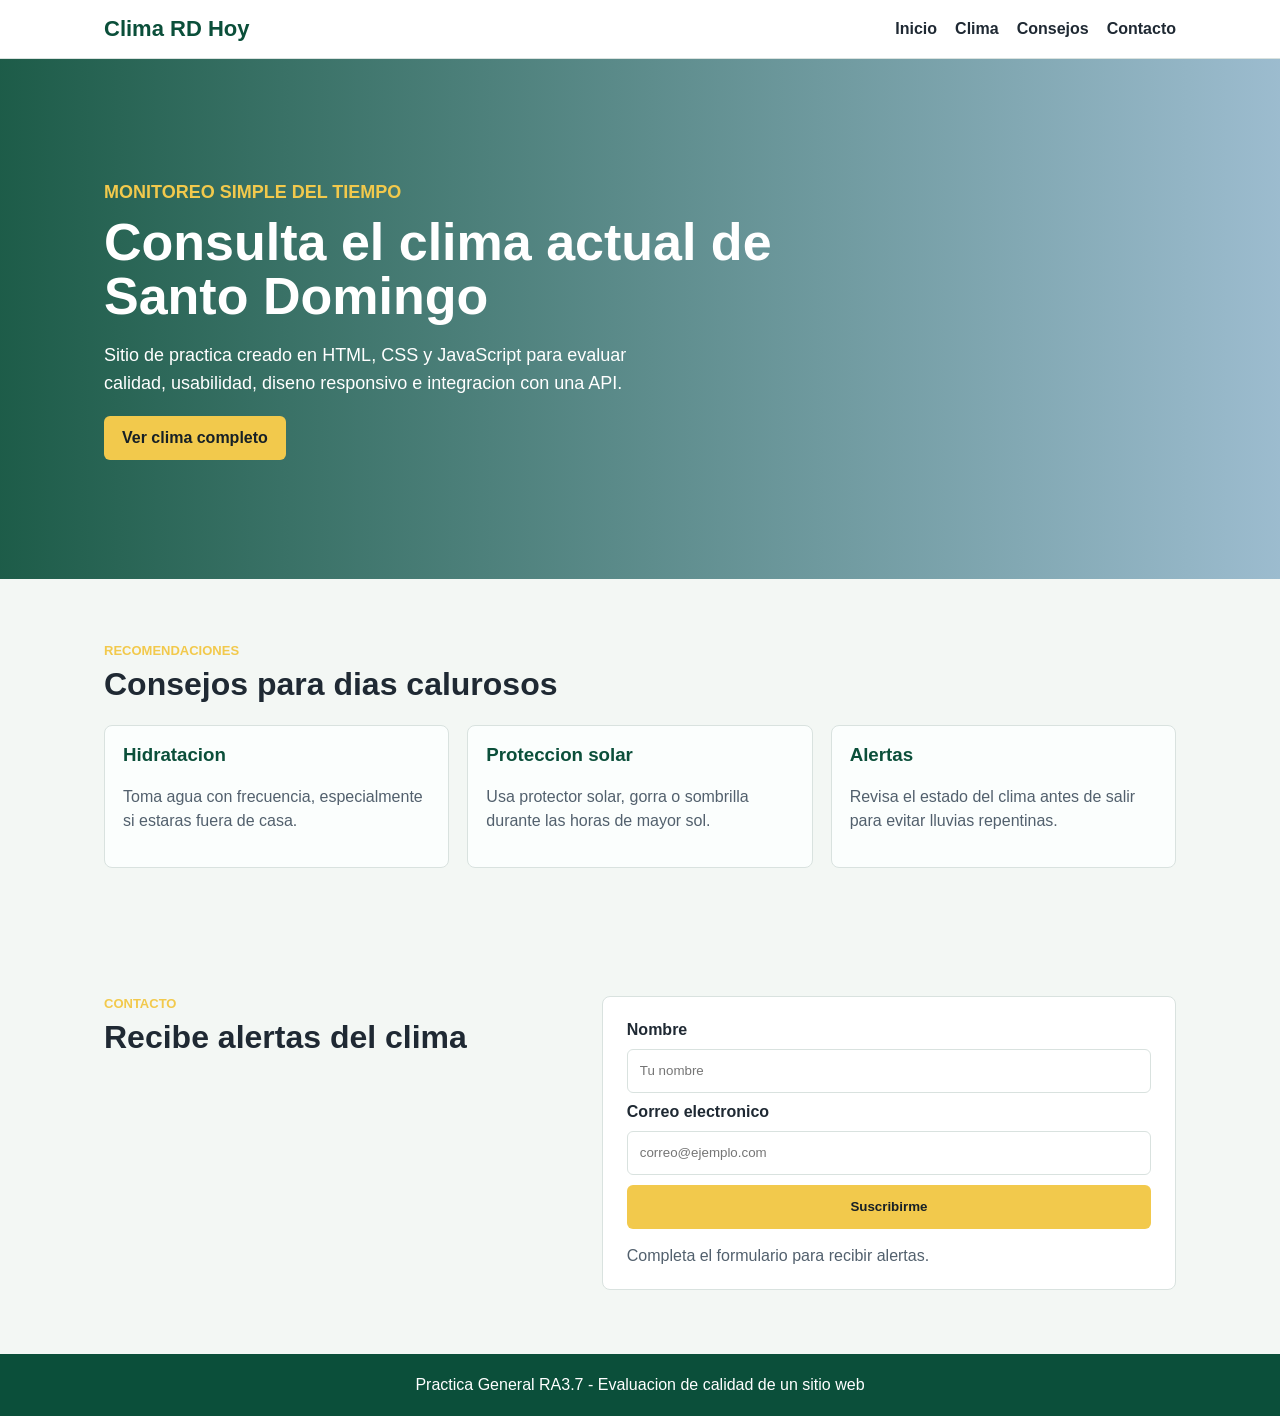
<file: index.html>
<!DOCTYPE html>
<html lang="es">
<head>
  <meta charset="UTF-8">
  <meta name="viewport" content="width=device-width, initial-scale=1.0">
  <title>Clima RD Hoy</title>
  <link rel="stylesheet" href="styles.css">
</head>
<body>
  <header class="site-header">
    <nav class="nav">
      <a class="brand" href="index.html">Clima RD Hoy</a>
      <div class="nav-links" aria-label="Menu principal">
        <a href="#inicio">Inicio</a>
        <a href="pagina-clima.html">Clima</a>
        <a href="#consejos">Consejos</a>
        <a href="#contacto">Contacto</a>
      </div>
    </nav>
  </header>

  <main>
    <section class="hero" id="inicio">
      <div class="hero-content">
        <p class="eyebrow">Monitoreo simple del tiempo</p>
        <h1>Consulta el clima actual de Santo Domingo</h1>
        <p>
          Sitio de practica creado en HTML, CSS y JavaScript para evaluar calidad,
          usabilidad, diseno responsivo e integracion con una API.
        </p>
        <a class="button" href="pagina-clima.html">Ver clima completo</a>
      </div>
    </section>

    <section class="section" id="consejos">
      <div class="section-heading">
        <p class="eyebrow">Recomendaciones</p>
        <h2>Consejos para dias calurosos</h2>
      </div>

      <div class="tips-grid">
        <article class="tip-card">
          <h3>Hidratacion</h3>
          <p>Toma agua con frecuencia, especialmente si estaras fuera de casa.</p>
        </article>
        <article class="tip-card">
          <h3>Proteccion solar</h3>
          <p>Usa protector solar, gorra o sombrilla durante las horas de mayor sol.</p>
        </article>
        <article class="tip-card">
          <h3>Alertas</h3>
          <p>Revisa el estado del clima antes de salir para evitar lluvias repentinas.</p>
        </article>
      </div>
    </section>

    <section class="section contact-section" id="contacto">
      <div class="section-heading">
        <p class="eyebrow">Contacto</p>
        <h2>Recibe alertas del clima</h2>
      </div>

      <form class="contact-form" id="alert-form">
        <label for="name">Nombre</label>
        <input id="name" name="name" type="text" placeholder="Tu nombre" autocomplete="name" required>

        <label for="email">Correo electronico</label>
        <input id="email" name="email" type="email" placeholder="correo@ejemplo.com" autocomplete="email" required>

        <button type="submit" id="subscribe-btn">Suscribirme</button>
        <p class="form-note" id="form-message">Completa el formulario para recibir alertas.</p>
        <div class="subscriber-card" id="subscriber-card" hidden>
          <span>Suscripcion activa</span>
          <strong id="subscriber-name"></strong>
          <p id="subscriber-alert"></p>
          <button type="button" class="cancel-button" id="cancel-subscription-btn">Cancelar suscripcion</button>
        </div>
      </form>
    </section>
  </main>

  <footer>
    <p>Practica General RA3.7 - Evaluacion de calidad de un sitio web</p>
  </footer>

  <script src="script.js"></script>
</body>
</html>
</file>
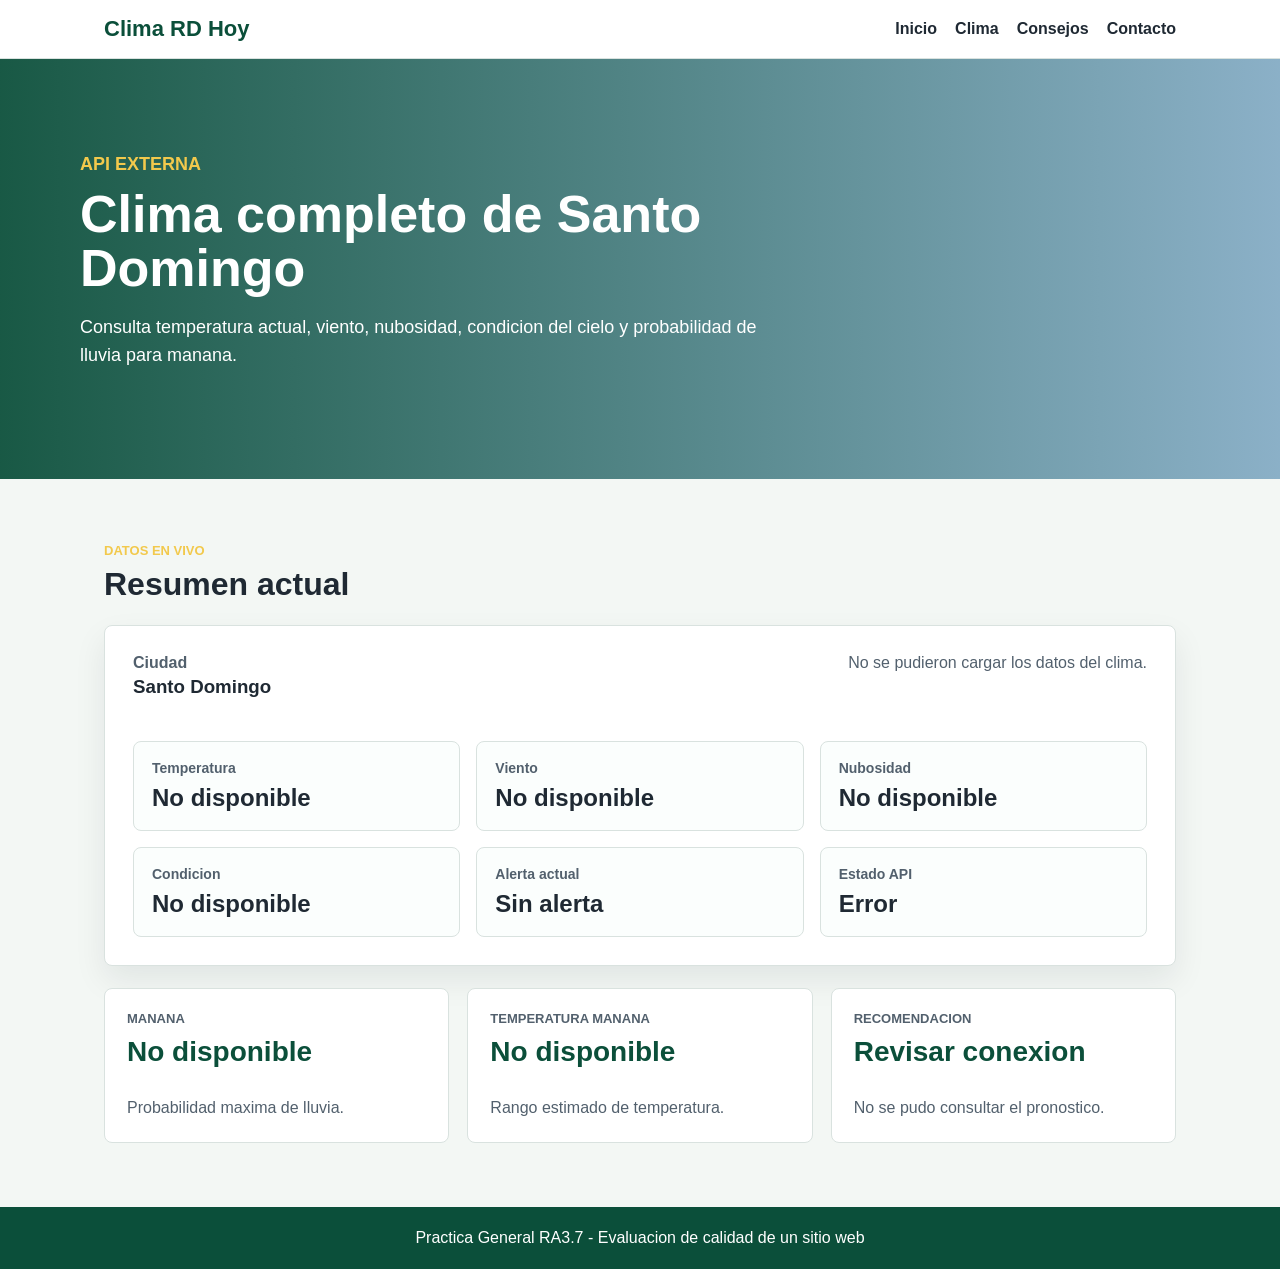
<file: pagina-clima.html>
<!DOCTYPE html>
<html lang="es">
<head>
  <meta charset="UTF-8">
  <meta name="viewport" content="width=device-width, initial-scale=1.0">
  <title>Clima - Clima RD Hoy</title>
  <link rel="stylesheet" href="styles.css">
</head>
<body>
  <header class="site-header">
    <nav class="nav">
      <a class="brand" href="index.html">Clima RD Hoy</a>
      <div class="nav-links" aria-label="Menu principal">
        <a href="index.html">Inicio</a>
        <a href="pagina-clima.html">Clima</a>
        <a href="index.html#consejos">Consejos</a>
        <a href="index.html#contacto">Contacto</a>
      </div>
    </nav>
  </header>

  <main>
    <section class="weather-hero">
      <div>
        <p class="eyebrow">API externa</p>
        <h1>Clima completo de Santo Domingo</h1>
        <p>
          Consulta temperatura actual, viento, nubosidad, condicion del cielo y
          probabilidad de lluvia para manana.
        </p>
      </div>
    </section>

    <section class="section weather-page" id="clima">
      <div class="section-heading">
        <p class="eyebrow">Datos en vivo</p>
        <h2>Resumen actual</h2>
      </div>

      <div class="weather-panel" data-testid="weather-panel">
        <div class="weather-title-row">
          <div>
            <p class="weather-label">Ciudad</p>
            <h3>Santo Domingo</h3>
          </div>
          <p id="api-message" class="api-message">Solicitando informacion desde Open-Meteo.</p>
        </div>

        <div class="weather-grid">
          <article>
            <span>Temperatura</span>
            <strong id="temperature">Cargando...</strong>
          </article>
          <article>
            <span>Viento</span>
            <strong id="wind">Cargando...</strong>
          </article>
          <article>
            <span>Nubosidad</span>
            <strong id="cloud-cover">Cargando...</strong>
          </article>
          <article>
            <span>Condicion</span>
            <strong id="condition">Cargando...</strong>
          </article>
          <article>
            <span>Alerta actual</span>
            <strong id="weather-alert">Calculando...</strong>
          </article>
          <article>
            <span>Estado API</span>
            <strong id="api-status">Cargando...</strong>
          </article>
        </div>
      </div>

      <div class="forecast-grid">
        <article class="forecast-card">
          <span>Manana</span>
          <h3 id="tomorrow-rain">Cargando...</h3>
          <p>Probabilidad maxima de lluvia.</p>
        </article>
        <article class="forecast-card">
          <span>Temperatura manana</span>
          <h3 id="tomorrow-temp">Cargando...</h3>
          <p>Rango estimado de temperatura.</p>
        </article>
        <article class="forecast-card">
          <span>Recomendacion</span>
          <h3 id="recommendation">Cargando...</h3>
          <p id="daily-summary">Analizando los datos del clima.</p>
        </article>
      </div>
    </section>
  </main>

  <footer>
    <p>Practica General RA3.7 - Evaluacion de calidad de un sitio web</p>
  </footer>

  <script src="script.js"></script>
</body>
</html>
</file>
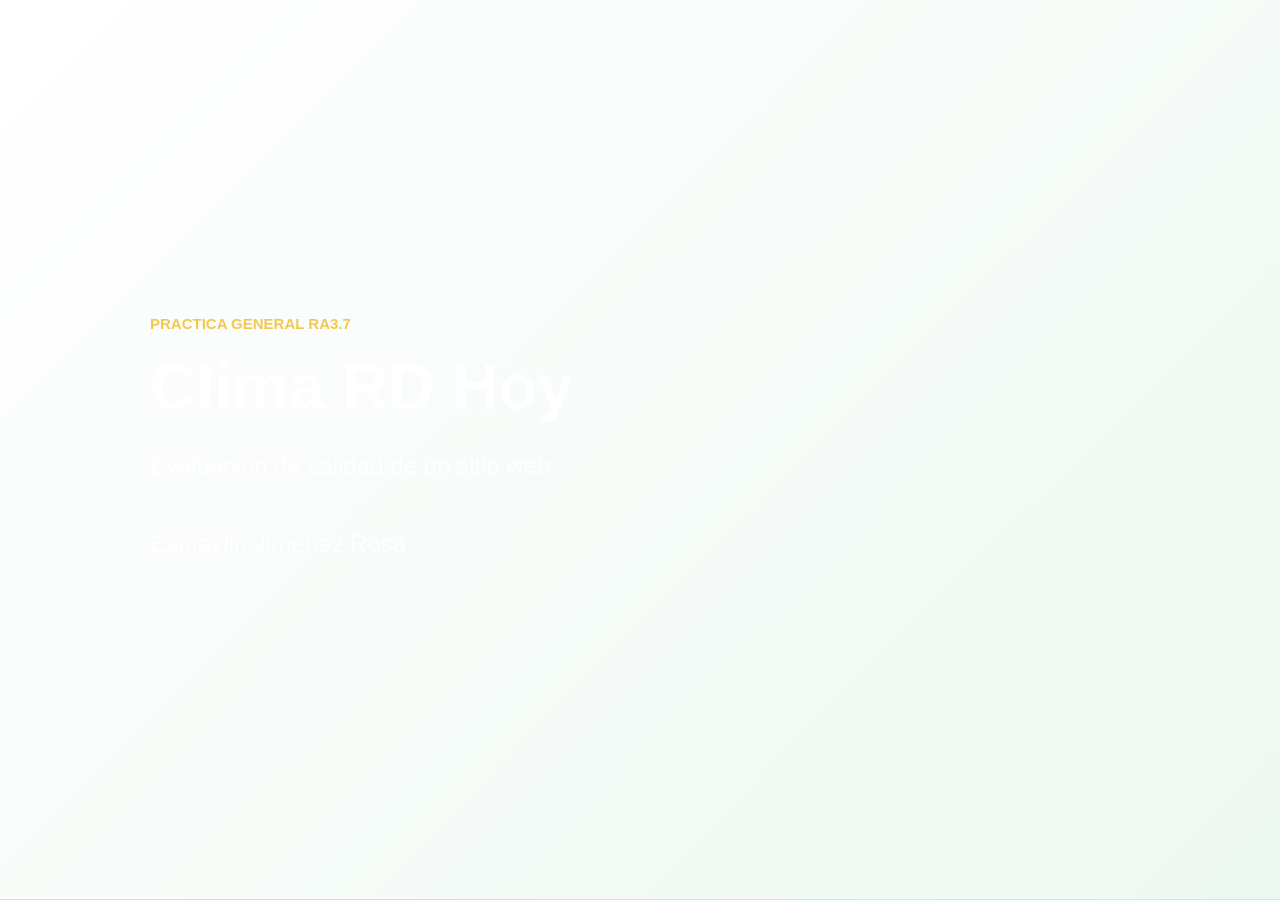
<file: presentacion.html>
<!DOCTYPE html>
<html lang="es">
<head>
  <meta charset="UTF-8">
  <meta name="viewport" content="width=device-width, initial-scale=1.0">
  <title>Presentacion - Clima RD Hoy</title>
  <style>
    :root {
      --green: #007f5f;
      --green-dark: #0b4f3a;
      --blue: #246a9b;
      --yellow: #f2c94c;
      --ink: #1f2933;
      --soft: #f3f7f4;
      --surface: #ffffff;
    }

    * {
      box-sizing: border-box;
    }

    body {
      margin: 0;
      color: var(--ink);
      font-family: Arial, Helvetica, sans-serif;
      background: var(--soft);
    }

    main {
      scroll-snap-type: y mandatory;
      height: 100vh;
      overflow-y: auto;
    }

    section {
      min-height: 100vh;
      display: grid;
      align-content: center;
      gap: 20px;
      scroll-snap-align: start;
      padding: 64px max(28px, calc((100vw - 980px) / 2));
      background: var(--surface);
      border-bottom: 1px solid #d9e2df;
    }

    section:nth-child(odd) {
      background: linear-gradient(135deg, #ffffff, #eef8f2);
    }

    .title {
      color: white;
      background:
        linear-gradient(90deg, rgba(11, 79, 58, 0.94), rgba(36, 106, 155, 0.68)),
        url("https://images.unsplash.com/photo-1500530855697-b586d89ba3ee?auto=format&fit=crop&w=1600&q=80");
      background-position: center;
      background-size: cover;
    }

    .label {
      margin: 0;
      color: var(--yellow);
      font-size: 15px;
      font-weight: 800;
      text-transform: uppercase;
    }

    h1,
    h2,
    p {
      margin-top: 0;
    }

    h1 {
      max-width: 820px;
      margin-bottom: 8px;
      font-size: 64px;
      line-height: 1.03;
    }

    h2 {
      max-width: 820px;
      color: var(--green-dark);
      font-size: 46px;
      line-height: 1.1;
    }

    p,
    li {
      max-width: 820px;
      font-size: 24px;
      line-height: 1.45;
    }

    ul {
      display: grid;
      gap: 12px;
      margin: 0;
      padding-left: 28px;
    }

    .note {
      display: inline-block;
      width: fit-content;
      border-radius: 8px;
      background: var(--yellow);
      color: #172026;
      font-weight: 800;
      padding: 12px 16px;
    }

    @media (max-width: 720px) {
      h1 {
        font-size: 42px;
      }

      h2 {
        font-size: 34px;
      }

      p,
      li {
        font-size: 19px;
      }
    }
  </style>
</head>
<body>
  <main>
    <section class="title">
      <p class="label">Practica General RA3.7</p>
      <h1>Clima RD Hoy</h1>
      <p>Evaluacion de calidad de un sitio web</p>
      <p>Esmaylin Jimenez Rosa</p>
    </section>

    <section>
      <p class="label">Objetivo</p>
      <h2>Consultar el clima actual de Santo Domingo</h2>
      <p>El sitio usa una API externa para mostrar temperatura, viento y una alerta del clima. Tambien permite suscribirse a notificaciones simuladas.</p>
    </section>

    <section>
      <p class="label">Tecnologias</p>
      <h2>Herramientas utilizadas</h2>
      <ul>
        <li>HTML para la estructura.</li>
        <li>CSS para el diseno visual y responsivo.</li>
        <li>JavaScript para la interactividad.</li>
        <li>Open-Meteo para datos del clima.</li>
        <li>Selenium basico para pruebas automatizadas.</li>
      </ul>
    </section>

    <section>
      <p class="label">Funcionalidades</p>
      <h2>Que permite hacer el sitio</h2>
      <ul>
        <li>Consultar temperatura, viento y nubosidad en una subpagina.</li>
        <li>Ver el estado de conexion de la API.</li>
        <li>Clasificar el clima como muy caluroso, caluroso, normal, algo frio o frio.</li>
        <li>Ver si podria llover manana.</li>
        <li>Suscribirse y cancelar la suscripcion.</li>
      </ul>
    </section>

    <section>
      <p class="label">Demostracion</p>
      <h2>Integracion con API</h2>
      <p>La subpagina Clima muestra datos reales obtenidos desde Open-Meteo. Si la API responde correctamente, aparece el estado “Conectada”.</p>
      <p class="note">Mostrar en vivo: temperatura, viento, nubosidad, alerta actual y lluvia de manana.</p>
    </section>

    <section>
      <p class="label">Demostracion</p>
      <h2>Suscripcion a alertas</h2>
      <p>El usuario escribe su nombre y correo, presiona Suscribirme y el sistema guarda la informacion en el navegador.</p>
      <p class="note">Mostrar en vivo: tarjeta de suscripcion activa.</p>
    </section>

    <section>
      <p class="label">Demostracion</p>
      <h2>Cancelar suscripcion</h2>
      <p>El boton Cancelar suscripcion elimina los datos guardados y oculta la tarjeta de usuario suscrito.</p>
      <p class="note">Mostrar en vivo: mensaje de cancelacion.</p>
    </section>

    <section>
      <p class="label">Pruebas</p>
      <h2>Escenarios realizados</h2>
      <ul>
        <li>Prueba funcional.</li>
        <li>Prueba responsiva.</li>
        <li>Prueba de API.</li>
        <li>Validacion en Google Chrome y Mozilla Firefox.</li>
      </ul>
    </section>

    <section>
      <p class="label">Errores</p>
      <h2>Hallazgos documentados</h2>
      <ul>
        <li>Desplazamiento horizontal en vista movil.</li>
        <li>Solicitud intencional a JSON inexistente.</li>
        <li>Suscripcion local sin envio real de correos por falta de backend.</li>
      </ul>
    </section>

    <section>
      <p class="label">Conclusion</p>
      <h2>Resultado final</h2>
      <p>Clima RD Hoy cumple con los requisitos de la practica: sitio creado en HTML, CSS y JavaScript, integracion con API, pruebas, guia de uso, informe y lista de cotejo.</p>
    </section>
  </main>
</body>
</html>
</file>
<file: styles.css>
:root {
  --green: #007f5f;
  --green-dark: #0b4f3a;
  --blue: #246a9b;
  --yellow: #f2c94c;
  --ink: #1f2933;
  --muted: #52606d;
  --surface: #ffffff;
  --soft: #f3f7f4;
  --line: #d9e2df;
}

* {
  box-sizing: border-box;
}

body {
  margin: 0;
  color: var(--ink);
  font-family: Arial, Helvetica, sans-serif;
  background: var(--soft);
}

.site-header {
  position: sticky;
  top: 0;
  z-index: 10;
  background: var(--surface);
  border-bottom: 1px solid var(--line);
}

.nav {
  display: flex;
  align-items: center;
  justify-content: space-between;
  max-width: 1120px;
  margin: 0 auto;
  padding: 16px 24px;
}

.brand {
  color: var(--green-dark);
  font-size: 22px;
  font-weight: 800;
  text-decoration: none;
}

.nav-links {
  display: flex;
  gap: 18px;
}

.nav-links a {
  color: var(--ink);
  font-weight: 700;
  text-decoration: none;
}

.nav-links a:hover {
  color: var(--green);
}

.hero {
  min-height: 520px;
  display: grid;
  align-items: center;
  background:
    linear-gradient(90deg, rgba(11, 79, 58, 0.92), rgba(36, 106, 155, 0.42)),
    url("https://images.unsplash.com/photo-1500530855697-b586d89ba3ee?auto=format&fit=crop&w=1600&q=80");
  background-position: center;
  background-size: cover;
  color: white;
}

.weather-hero {
  min-height: 420px;
  display: grid;
  align-items: center;
  background:
    linear-gradient(90deg, rgba(11, 79, 58, 0.94), rgba(36, 106, 155, 0.5)),
    url("https://images.unsplash.com/photo-1500530855697-b586d89ba3ee?auto=format&fit=crop&w=1600&q=80");
  background-position: center;
  background-size: cover;
  color: white;
  padding: 72px max(24px, calc((100vw - 1120px) / 2));
}

.weather-hero p {
  max-width: 680px;
  font-size: 18px;
  line-height: 1.6;
}

.hero-content {
  max-width: 760px;
  padding: 72px 24px;
  margin-left: max(24px, calc((100vw - 1120px) / 2));
}

.eyebrow {
  margin: 0 0 8px;
  color: var(--yellow);
  font-size: 13px;
  font-weight: 800;
  letter-spacing: 0;
  text-transform: uppercase;
}

h1,
h2,
h3,
p {
  margin-top: 0;
}

h1 {
  max-width: 680px;
  margin-bottom: 18px;
  font-size: 52px;
  line-height: 1.04;
}

h2 {
  margin-bottom: 8px;
  font-size: 32px;
}

.hero p {
  max-width: 560px;
  font-size: 18px;
  line-height: 1.6;
}

.button,
.contact-form button {
  display: inline-flex;
  min-height: 44px;
  align-items: center;
  justify-content: center;
  border: 0;
  border-radius: 6px;
  background: var(--yellow);
  color: #172026;
  cursor: pointer;
  font-weight: 800;
  padding: 0 18px;
  text-decoration: none;
}

.contact-form .cancel-button {
  width: fit-content;
  min-height: 38px;
  margin-top: 12px;
  border: 1px solid #a40000;
  background: white;
  color: #a40000;
}

.contact-form .cancel-button:hover {
  background: #fff1f1;
}

.section {
  max-width: 1120px;
  margin: 0 auto;
  padding: 64px 24px;
}

.section-heading {
  margin-bottom: 22px;
}

.weather-panel {
  display: grid;
  gap: 24px;
  border: 1px solid var(--line);
  border-radius: 8px;
  background: var(--surface);
  padding: 28px;
  box-shadow: 0 14px 32px rgba(15, 23, 42, 0.08);
}

.weather-title-row {
  display: flex;
  align-items: flex-start;
  justify-content: space-between;
  gap: 18px;
}

.weather-label {
  margin-bottom: 4px;
  color: var(--muted);
  font-weight: 700;
}

.weather-grid {
  display: grid;
  grid-template-columns: repeat(3, minmax(0, 1fr));
  gap: 16px;
}

.weather-grid article,
.tip-card {
  border: 1px solid var(--line);
  border-radius: 8px;
  background: #fbfefd;
  padding: 18px;
}

.weather-grid span {
  display: block;
  margin-bottom: 8px;
  color: var(--muted);
  font-size: 14px;
  font-weight: 700;
}

.weather-grid strong {
  font-size: 24px;
}

.api-message {
  margin: 0;
  color: var(--muted);
}

.forecast-grid {
  display: grid;
  grid-template-columns: repeat(3, minmax(0, 1fr));
  gap: 18px;
  margin-top: 22px;
}

.forecast-card {
  border: 1px solid var(--line);
  border-radius: 8px;
  background: var(--surface);
  padding: 22px;
}

.forecast-card span {
  display: block;
  margin-bottom: 10px;
  color: var(--muted);
  font-size: 13px;
  font-weight: 800;
  text-transform: uppercase;
}

.forecast-card h3 {
  color: var(--green-dark);
  font-size: 28px;
}

.forecast-card p {
  margin-bottom: 0;
  color: var(--muted);
  line-height: 1.5;
}

.tips-grid {
  display: grid;
  grid-template-columns: repeat(3, minmax(0, 1fr));
  gap: 18px;
}

.tip-card h3 {
  color: var(--green-dark);
}

.tip-card p {
  color: var(--muted);
  line-height: 1.5;
}

.contact-section {
  display: grid;
  grid-template-columns: 0.9fr 1.1fr;
  gap: 28px;
}

.contact-form {
  display: grid;
  gap: 10px;
  border: 1px solid var(--line);
  border-radius: 8px;
  background: var(--surface);
  padding: 24px;
}

.contact-form label {
  font-weight: 800;
}

.contact-form input {
  width: 100%;
  min-height: 44px;
  border: 1px solid var(--line);
  border-radius: 6px;
  padding: 0 12px;
}

.form-note {
  margin: 8px 0 0;
  color: var(--muted);
}

.form-note.success {
  color: var(--green-dark);
  font-weight: 800;
}

.form-note.error {
  color: #a40000;
  font-weight: 800;
}

.subscriber-card {
  border: 1px solid var(--line);
  border-left: 5px solid var(--green);
  border-radius: 8px;
  background: #fbfefd;
  padding: 14px;
}

.subscriber-card span {
  display: block;
  margin-bottom: 4px;
  color: var(--muted);
  font-size: 13px;
  font-weight: 800;
  text-transform: uppercase;
}

.subscriber-card strong,
.subscriber-card p {
  margin: 0;
}

.subscriber-card p {
  color: var(--muted);
  line-height: 1.5;
}

footer {
  background: var(--green-dark);
  color: white;
  padding: 22px;
  text-align: center;
}

footer p {
  margin: 0;
}

@media (max-width: 760px) {
  .nav {
    align-items: flex-start;
    flex-direction: column;
    gap: 12px;
  }

  .nav-links {
    flex-wrap: wrap;
  }

  h1 {
    font-size: 38px;
  }

  .hero-content,
  .weather-hero {
    padding-top: 52px;
    padding-bottom: 52px;
  }

  .weather-title-row {
    display: grid;
  }

  .weather-grid,
  .forecast-grid,
  .tips-grid,
  .contact-section {
    grid-template-columns: 1fr;
  }
}

@media (max-width: 520px) {
  .hero {
    min-height: 560px;
  }

  .weather-panel {
    width: 100%;
    padding: 20px;
  }

  .weather-grid strong,
  .forecast-card h3 {
    font-size: 22px;
  }

  .section,
  .nav {
    padding-left: 16px;
    padding-right: 16px;
  }
}
</file>
